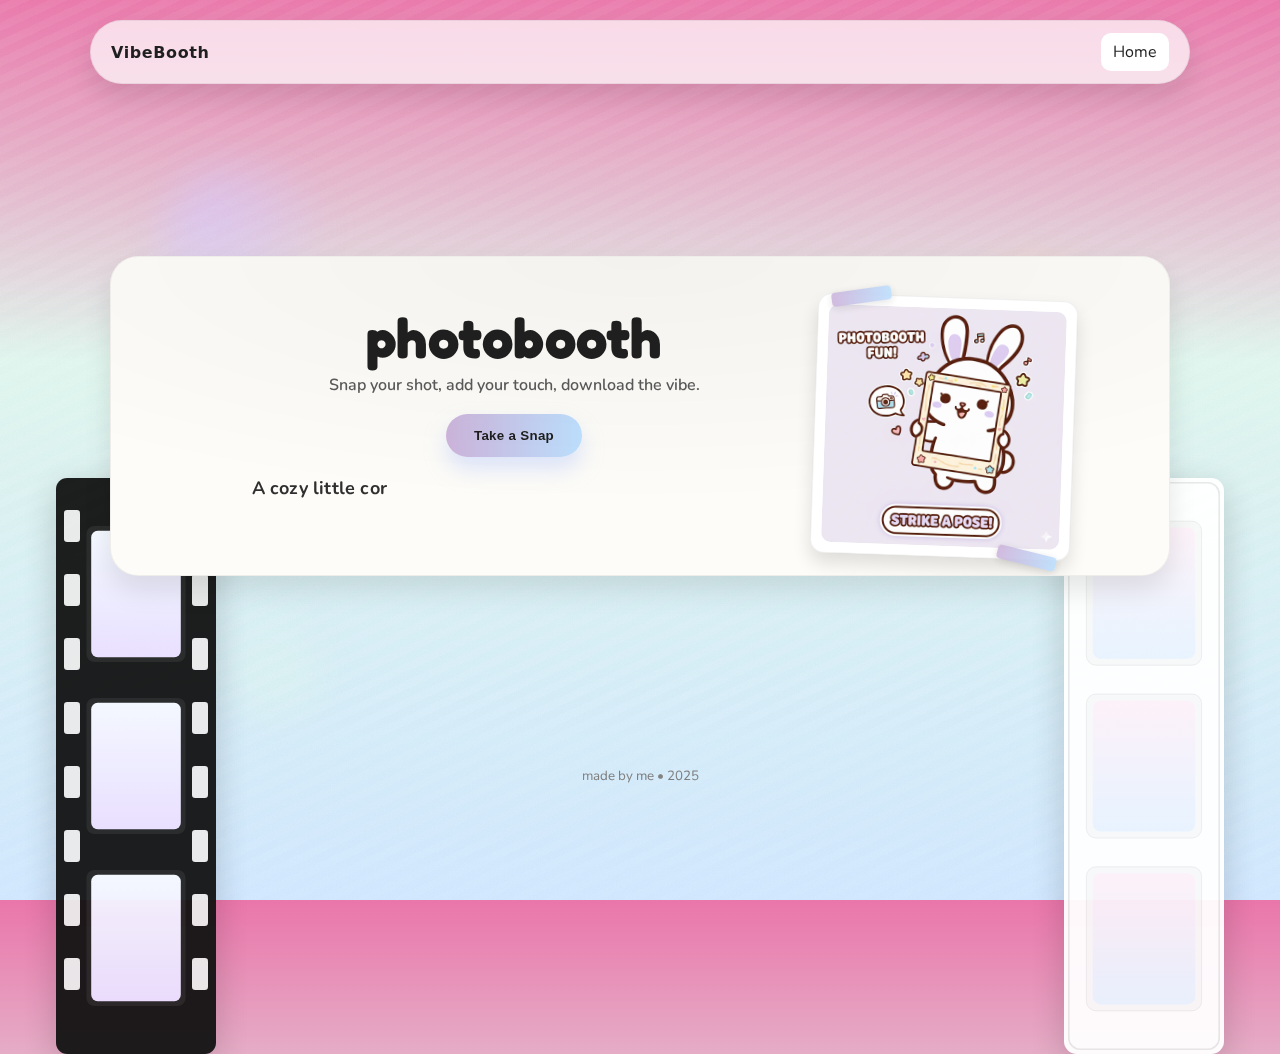
<file: index.html>
<!doctype html>
<html lang="en">
<head>
  <meta charset="utf-8" />
  <meta name="viewport" content="width=device-width, initial-scale=1" />
  <title>VibeBooth</title>

  <!-- Retro-modern fonts -->
  <link rel="preconnect" href="https://fonts.gstatic.com" crossorigin>
  <link href="https://fonts.googleapis.com/css2?family=Fredoka:wght@400;500;600;700&family=Nunito:wght@400;600;700&display=swap" rel="stylesheet">


  <link rel="stylesheet" href="Stylesheets/home.css" />
</head>
<body>
  <header class="site-header">
    <div class="brand">VibeBooth</div>
    <nav class="nav">
      <a href="#" class="nav-link is-active">Home</a>
      
    </nav>
  </header>

  <main class="hero">
    <!-- rails wrapper (photostrips) -->
    <div class="rails" aria-hidden="true">
      <!-- Left FILM strip -->
      <svg class="rail rail-left" viewBox="0 0 200 720">
        <rect x="0" y="0" width="200" height="720" rx="14" fill="#121212"/>
        <g fill="#EAEAEA">
          <rect x="10" y="40" width="20" height="40" rx="4"/>
          <rect x="10" y="120" width="20" height="40" rx="4"/>
          <rect x="10" y="200" width="20" height="40" rx="4"/>
          <rect x="10" y="280" width="20" height="40" rx="4"/>
          <rect x="10" y="360" width="20" height="40" rx="4"/>
          <rect x="10" y="440" width="20" height="40" rx="4"/>
          <rect x="10" y="520" width="20" height="40" rx="4"/>
          <rect x="10" y="600" width="20" height="40" rx="4"/>
          <rect x="170" y="40" width="20" height="40" rx="4"/>
          <rect x="170" y="120" width="20" height="40" rx="4"/>
          <rect x="170" y="200" width="20" height="40" rx="4"/>
          <rect x="170" y="280" width="20" height="40" rx="4"/>
          <rect x="170" y="360" width="20" height="40" rx="4"/>
          <rect x="170" y="440" width="20" height="40" rx="4"/>
          <rect x="170" y="520" width="20" height="40" rx="4"/>
          <rect x="170" y="600" width="20" height="40" rx="4"/>
        </g>
        <defs>
          <linearGradient id="ph" x1="0" y1="0" x2="0" y2="1">
            <stop offset="0" stop-color="#F6F9FF"/>
            <stop offset="1" stop-color="#EADFFF"/>
          </linearGradient>
        </defs>
        <g>
          <rect x="38" y="60"  width="124" height="170" rx="10" fill="#222"/>
          <rect x="44" y="66"  width="112" height="158" rx="8" fill="url(#ph)"/>
          <rect x="38" y="275" width="124" height="170" rx="10" fill="#222"/>
          <rect x="44" y="281" width="112" height="158" rx="8" fill="url(#ph)"/>
          <rect x="38" y="490" width="124" height="170" rx="10" fill="#222"/>
          <rect x="44" y="496" width="112" height="158" rx="8" fill="url(#ph)"/>
        </g>
      </svg>

      <!-- Right WHITE strip -->
      <svg class="rail rail-right" viewBox="0 0 200 720">
        <rect x="0" y="0" width="200" height="720" rx="16" fill="#FFFFFF"/>
        <rect x="6" y="6" width="188" height="708" rx="14" fill="none" stroke="#E8E8E8" stroke-width="2"/>
        <defs>
          <linearGradient id="ph2" x1="0" y1="0" x2="0" y2="1">
            <stop offset="0" stop-color="#FFF2F9"/>
            <stop offset="1" stop-color="#E9F4FF"/>
          </linearGradient>
        </defs>
        <g>
          <rect x="28" y="54"  width="144" height="180" rx="12" fill="#F9F9F9" stroke="#EAEAEA"/>
          <rect x="36" y="62"  width="128" height="164" rx="10" fill="url(#ph2)"/>
          <rect x="28" y="270" width="144" height="180" rx="12" fill="#F9F9F9" stroke="#EAEAEA"/>
          <rect x="36" y="278" width="128" height="164" rx="10" fill="url(#ph2)"/>
          <rect x="28" y="486" width="144" height="180" rx="12" fill="#F9F9F9" stroke="#EAEAEA"/>
          <rect x="36" y="494" width="128" height="164" rx="10" fill="url(#ph2)"/>
        </g>
      </svg>
    </div>

    <div class="hero-card">
      <!-- Bunny inside the card, top-right -->
      <figure class="bunny-pin">
        <img src="images/bunny-frame.jpg" alt="Photobooth bunny holding frame"/>
      </figure>

      
      <h1 class="title">photobooth</h1>
      <p class="subtitle">Snap your shot, add your touch, download the vibe.</p>

      <div class="cta-row">
        <button id="startBtn" class="btn-primary" onclick="location.href='camera.html'">Take a Snap</button>

      </div>

      

    <!-- Long animated tagline -->
      <p id="tagline" class="tagline" data-text="A cozy little corner to capture your mood, play with stickers, and save a strip you’ll actually want to keep."></p>

</div>
    

    <!-- background decor -->
    <div class="blob blob-1"></div>
    <div class="blob blob-2"></div>
    <div class="blob blob-3"></div>
    <div class="grain"></div>
  </main>

  <footer class="site-footer">
    <small>made by me • 2025</small>
  </footer>

  <script src="Javascripts/home.js"></script>
</body>
</html>
</file>
<file: Stylesheets/home.css>
/* ===========================
   Gender-neutral + retro theme
   Centered hero + rails
   Bunny pinned inside hero card (top-right)
   Photostrips animated
   Cute rounded fonts + protected space for text
   =========================== */

:root{
  --cream:#ea76aa; --mint:#DFF6ED; --sky:#CFE7FF;
  --lav:#D8C8FF;  --apric:#FFD6A5;
  --ink:#1F1F1F;  --paper:#FDFCF8;
  --accent-1:#BDE0FE; --accent-2:#CDB4DB;
  --shadow:0 14px 28px rgba(0,0,0,.10);
}

*{ box-sizing:border-box; }
html,body{ height:100%; margin:0; }

body{
  color:var(--ink);
  font-family:"Nunito", system-ui, -apple-system, Segoe UI, Roboto, sans-serif;
  background:linear-gradient(180deg, var(--cream) 0%, var(--mint) 40%, var(--sky) 100%);
  position:relative; overflow-x:hidden;
}

/* gentle stripes */
body::before{
  content:""; position:fixed; inset:0;
  background:repeating-linear-gradient(-25deg, rgba(255,255,255,.25) 0 8px, rgba(255,255,255,.1) 8px 16px);
  mix-blend-mode:luminosity; opacity:.35; pointer-events:none;
}

/* header */
.site-header{
  position:relative; z-index:10;
  max-width:1100px; margin:20px auto 0; padding:12px 20px;
  display:flex; align-items:center; justify-content:space-between;
  background:rgba(255,255,255,.7);
  backdrop-filter: blur(10px);
  border:1px solid rgba(0,0,0,.06);
  border-radius:999px; box-shadow:var(--shadow);
}
.brand{ font-family:"Space Grotesk",system-ui,sans-serif; font-weight:700; letter-spacing:.6px; }
.nav{ display:flex; gap:14px; }
.nav-link{ text-decoration:none; color:#505; padding:8px 12px; border-radius:10px; }
.nav-link.is-active,.nav-link:hover{ background:#fff; color:var(--ink); }

/* hero centered vertically */
.hero{
  position:relative; max-width:1100px; margin:0 auto;
  padding:24px 20px 40px;
  min-height:calc(100vh - 220px);
  display:grid; align-items:center;
}

/* rails */
.rails{ position:absolute; inset:0; z-index:1; pointer-events:none; }
.rail{
  position:absolute; top:58%;
  width:160px; transform-origin:center;
  filter:drop-shadow(0 10px 18px rgba(0,0,0,.18)); opacity:.95;
}

/* Animated photostrips */
.rail-left {
  left:-34px;
  animation: railFloatLeft 3s ease-in-out infinite;
}
.rail-right{
  right:-34px;
  animation: railFloatRight 3s ease-in-out infinite;
}

/* Keyframes keep the base placement and add subtle motion */
@keyframes railFloatLeft{
  0%   { transform: translateY(-50%) rotate(-4deg) translateX(0) }
  25%  { transform: translateY(calc(-50% - 6px)) rotate(-5deg) translateX(-4px) }
  50%  { transform: translateY(-50%) rotate(-4deg) translateX(0) }
  75%  { transform: translateY(calc(-50% + 6px)) rotate(-3deg) translateX(4px) }
  100% { transform: translateY(-50%) rotate(-4deg) translateX(0) }
}
@keyframes railFloatRight{
  0%   { transform: translateY(-50%) rotate(4deg) translateX(0) }
  25%  { transform: translateY(calc(-50% + 6px)) rotate(5deg) translateX(4px) }
  50%  { transform: translateY(-50%) rotate(4deg) translateX(0) }
  75%  { transform: translateY(calc(-50% - 6px)) rotate(3deg) translateX(-4px) }
  100% { transform: translateY(-50%) rotate(4deg) translateX(0) }
}
@media (prefers-reduced-motion: reduce){
  .rail-left, .rail-right { animation:none; }
}

/* hero card */
.hero-card{
  position:relative; z-index:2;
  background:var(--paper);
  border-radius:28px; box-shadow:var(--shadow);
  /* extra right padding so text never hides under bunny */
  padding:44px 280px 44px 28px;
  text-align:center;
  border:1px solid rgba(0,0,0,.06);
  animation:fadeUp .35s ease-out both;
  overflow:hidden;
}
.hero-card::before{
  content:""; position:absolute; inset:0; pointer-events:none;
  background:radial-gradient(120% 120% at 50% 0%, rgba(0,0,0,.04) 0%, rgba(0,0,0,.02) 35%, transparent 65%);
  mix-blend-mode:multiply;
}

/* bunny pinned inside the card, top-right */
.bunny-pin{
  position:absolute; top:40px; right:95px; margin:0;
  width:260px; padding:10px; border-radius:14px;
  background:#fff; border:1px solid rgba(0,0,0,.06);
  box-shadow:0 10px 18px rgba(0,0,0,.12);
  transform:rotate(2deg);
  z-index:3;
}
.bunny-pin img{ display:block; width:100%; height:auto; border-radius:10px; }
.bunny-pin::before,
.bunny-pin::after{
  content:""; position:absolute; width:60px; height:14px; border-radius:4px;
  background:linear-gradient(90deg, var(--accent-2), var(--accent-1));
  opacity:.9; filter:drop-shadow(0 2px 4px rgba(0,0,0,.12));
}
.bunny-pin::before{ top:-6px; left:12px; transform:rotate(-10deg); }
.bunny-pin::after { bottom:-6px; right:12px; transform:rotate(12deg); }

/* texts */
.badge{
  display:inline-block; padding:6px 12px; border-radius:999px; font-size:12px;
  background:linear-gradient(90deg, var(--accent-2), var(--accent-1));
  color:#3e3e3e; margin:0 0 10px;
}
.title{
  font-family:"Fredoka", system-ui, sans-serif;
  font-weight:700;
  font-size:56px; line-height:1.08; margin:6px 0; letter-spacing:.2px;
}
.subtitle{ color:#5A5A5A; margin:6px 0 18px; font-weight:600; }

/* button */
.cta-row{ display:flex; justify-content:center; gap:12px; }
.btn-primary{
  padding:14px 28px; border:none; border-radius:999px;
  background:linear-gradient(90deg, var(--accent-2), var(--accent-1));
  color:#1e1e1e; font-weight:800; letter-spacing:.3px;
  box-shadow:0 12px 22px rgba(164, 186, 255, .35);
  cursor:pointer; transition: transform .06s ease, box-shadow .06s ease, filter .15s ease;
}
.btn-primary:hover{ filter:saturate(1.05) brightness(1.02); }
.btn-primary:active{ transform:translateY(1px); box-shadow:0 8px 16px rgba(164, 186, 255, .30); }

/* animated long tagline */
.tagline{
  min-height: 1.6em;
  font-family:"Nunito",system-ui,sans-serif;
  font-size: 18px;
  color: #2f2f2f;
  font-weight:700;                 /* bolder & cute */
  letter-spacing: .2px;
  line-height: 1.45;
  margin: 18px auto 4px;
  max-width: 48ch;
  opacity: 0;                      /* revealed by JS */
  transition: opacity .25s ease;
  white-space: pre-wrap;           /* keep line breaks if any */
}
.tagline span{
  opacity: 0;
  display: inline-block;
  transform: translateY(2px);
  transition: opacity .18s ease, transform .18s ease;
}
@media (prefers-reduced-motion: reduce){
  .tagline { opacity:1 !important; }
  .tagline span{ opacity:1 !important; transform:none !important; transition:none !important; }
}

/* layout chips (if you add back later) */
.layout-previews{ display:none; }

/* blobs + grain */
.blob{ position:absolute; border-radius:40% 60% 60% 40% / 50% 40% 60% 50%; filter:blur(18px); opacity:.6; pointer-events:none; animation:float 12s ease-in-out infinite; z-index:0; }
.blob-1{ width:180px; height:180px; left:6%; top:12%; background:radial-gradient(circle at 30% 30%, var(--lav), transparent 70%); }
.blob-2{ width:140px; height:140px; right:8%; top:26%; background:radial-gradient(circle at 60% 40%, var(--apric), transparent 70%); animation-duration:14s; }
.blob-3{ width:120px; height:120px; left:12%; bottom:6%; background:radial-gradient(circle at 40% 60%, var(--mint), transparent 70%); animation-duration:10s; }
@keyframes float{ 0%,100%{ transform:translateY(0) } 50%{ transform:translateY(-12px) } }

.grain{
  position:absolute; inset:-20%;
  background-image:url("data:image/svg+xml;utf8,<svg xmlns='http://www.w3.org/2000/svg' width='140' height='140' viewBox='0 0 140 140'><filter id='n'><feTurbulence type='fractalNoise' baseFrequency='0.8' numOctaves='2' stitchTiles='stitch'/><feColorMatrix type='saturate' values='0'/><feComponentTransfer><feFuncA type='table' tableValues='0 0 0 0.06 0.12 0.08 0.04 0'/></feComponentTransfer></filter><rect width='100%' height='100%' filter='url(%23n)'/></svg>");
  opacity:.25; mix-blend-mode:multiply; animation:grainShift 1.8s steps(4,end) infinite; pointer-events:none; z-index:0;
}
@keyframes grainShift{ 0%{ transform:translate(0,0) } 100%{ transform:translate(-2%,1%) } }

/* footer */
.site-footer{ max-width:1100px; margin:0 auto 28px; padding:0 20px; text-align:center; color:#777; }

/* entrance */
@keyframes fadeUp{ from{ opacity:0; transform:translateY(8px) scale(.98); } to{ opacity:1; transform:translateY(0) scale(1); } }

/* ===========================
   Responsive tweaks
   =========================== */

/* Large tablets & small laptops */
@media (max-width: 1100px){
  .rail{ width:140px; }
  .rail-left{ left:-26px; }
  .rail-right{ right:-26px; }

  .hero-card{
    padding:40px 240px 32px 24px;
  }

  .bunny-pin{
    width:220px;
    top:32px;
    right:32px;
  }

  .title{
    font-size:50px;
  }
}

/* Tablets & big phones (landscape / tall) */
@media (max-width: 900px){
  .rails{ display:block; }

  .rail{
    width:120px;
    top:54%;
  }
  .rail-left{ left:-20px; }
  .rail-right{ right:-20px; }

  /* keep space for bunny on the right */
  .hero-card{
    padding:32px 210px 28px 20px;   /* top | right | bottom | left */
  }

  /* bunny stays on the side, just a bit smaller */
  .bunny-pin{
    width:190px;
    top:30px;
    right:18px;
    transform:rotate(2deg);
  }

  .title{
    font-size:46px;
  }
}

/* Phones */
@media (max-width: 600px){
  .rail{
    width:90px;
    top:52%;
    opacity:.9;
  }
  .rail-left{ left:-14px; }
  .rail-right{ right:-14px; }

  /* still reserve a right column for the bunny */
  .hero-card{
    padding:20px 150px 20px 16px;
  }

  /* bunny: right side, smaller, not on top of text */
  .bunny-pin{
    width:140px;
    top:26px;
    right:10px;
    transform:rotate(1.5deg);
  }

  .title{
    font-size:34px;
    line-height:1.1;
  }
  .subtitle,
  .tagline{
    font-size:12px;
  }
}

/* Very small phones */
@media (max-width: 380px){
  .rail{
    width:70px;
    top:50%;
    opacity:.8;
  }
  .rail-left{ left:-10px; }
  .rail-right{ right:-10px; }

  .hero-card{
    padding:18px 130px 18px 14px;
  }

  .bunny-pin{
    width:120px;
    top:24px;
    right:8px;
  }

  .title{
    font-size:30px;
  }
}
</file>
